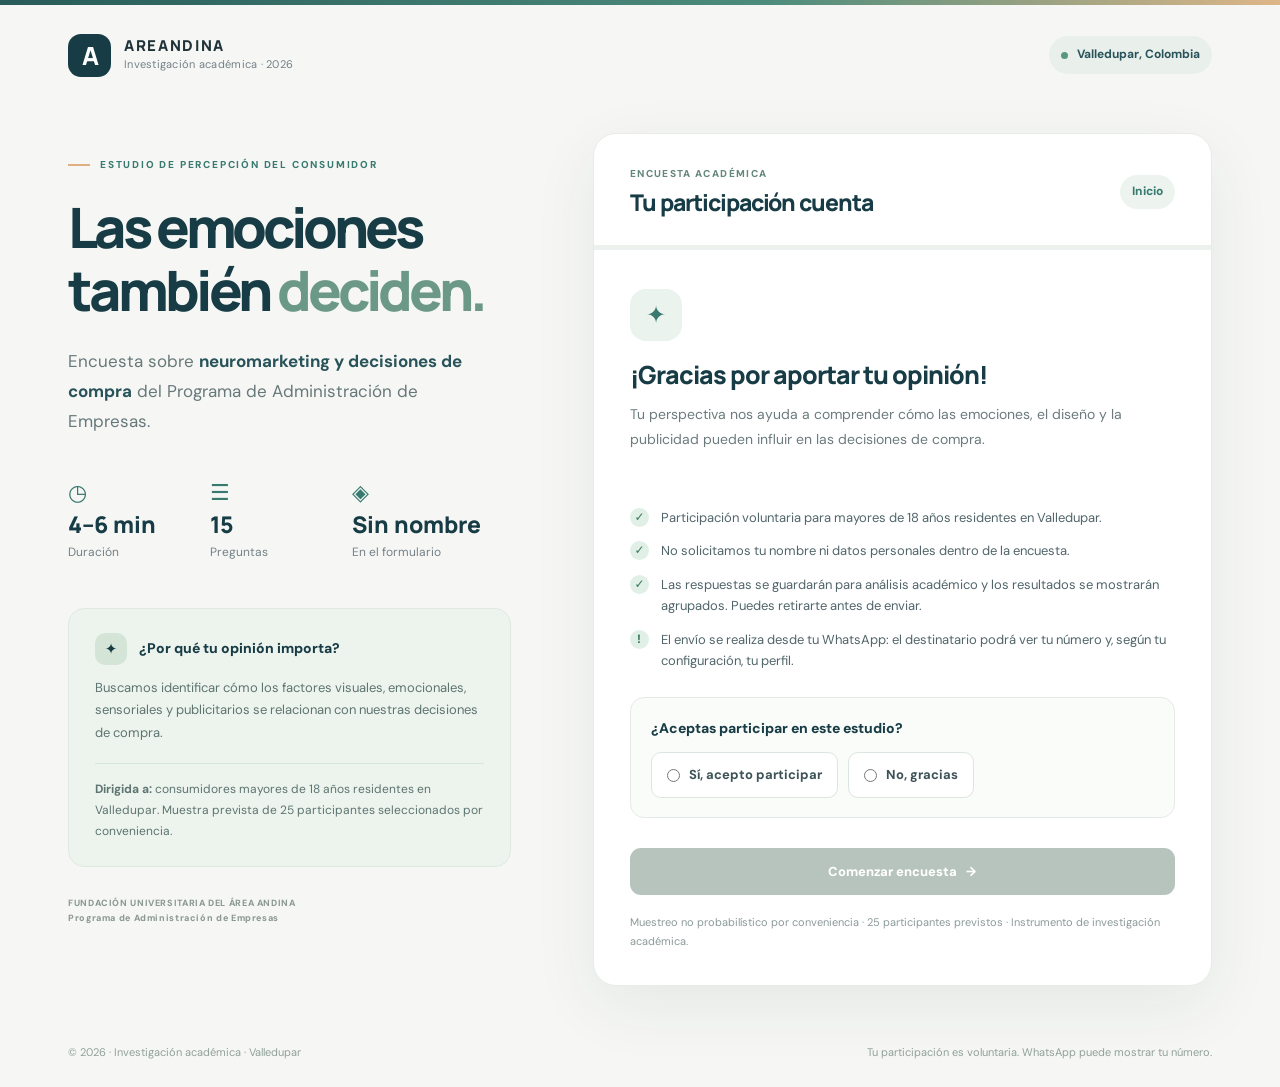
<file: index.html>
<!doctype html>
<html lang="es">
<head>
  <meta charset="UTF-8" />
  <meta name="viewport" content="width=device-width, initial-scale=1" />
  <meta name="theme-color" content="#173c45" />
  <meta name="description" content="Encuesta académica anónima sobre neuromarketing y decisiones de compra en Valledupar, 2026. Fundación Universitaria del Área Andina." />
  <title>Encuesta de Neuromarketing | Areandina — Valledupar 2026</title>
  <link rel="stylesheet" href="./styles.css" />
  <script src="./app.js" defer></script>
</head>
<body>
  <div class="topline"></div>
  <header class="site-header shell">
    <a class="identity" href="./" aria-label="Encuesta de neuromarketing, inicio">
      <span class="identity-mark" aria-hidden="true">A</span>
      <span class="identity-copy"><strong>AREANDINA</strong><small>Investigación académica · 2026</small></span>
    </a>
    <span class="header-meta"><span class="status-dot"></span> Valledupar, Colombia</span>
  </header>

  <div class="shell page-grid">
    <aside class="intro">
      <span class="eyebrow"><span class="eyebrow-line"></span> ESTUDIO DE PERCEPCIÓN DEL CONSUMIDOR</span>
      <h1>Las emociones también <em>deciden.</em></h1>
      <p class="intro-lead">Encuesta sobre <strong>neuromarketing y decisiones de compra</strong> del Programa de Administración de Empresas.</p>
      <div class="stats">
        <div class="stat"><span class="stat-icon" aria-hidden="true">◷</span><strong>4–6 min</strong><span>Duración</span></div>
        <div class="stat"><span class="stat-icon" aria-hidden="true">☰</span><strong>15</strong><span>Preguntas</span></div>
        <div class="stat"><span class="stat-icon" aria-hidden="true">◈</span><strong>Sin nombre</strong><span>En el formulario</span></div>
      </div>
      <div class="about">
        <div class="about-head"><span class="about-icon" aria-hidden="true">✦</span><h2>¿Por qué tu opinión importa?</h2></div>
        <p>Buscamos identificar cómo los factores visuales, emocionales, sensoriales y publicitarios se relacionan con nuestras decisiones de compra.</p>
        <div class="divider"></div>
        <p class="about-mini"><strong>Dirigida a:</strong> consumidores mayores de 18 años residentes en Valledupar. Muestra prevista de 25 participantes seleccionados por conveniencia.</p>
      </div>
      <p class="institution">FUNDACIÓN UNIVERSITARIA DEL ÁREA ANDINA<br />Programa de Administración de Empresas</p>
    </aside>

    <main class="survey-panel" id="main">
      <div class="panel-upper">
        <div><span class="section-kicker" id="step-label">ENCUESTA ACADÉMICA</span><h2 id="panel-title">Tu participación cuenta</h2></div>
        <span class="step-counter" id="step-counter">Inicio</span>
      </div>
      <div class="progress-track" role="progressbar" aria-label="Progreso de la encuesta" aria-valuemin="0" aria-valuemax="100" aria-valuenow="0" id="progress-track"><span id="progress-fill"></span></div>
      <div class="form-content" id="form-content" aria-live="polite">
        <div class="loading-text">Preparando encuesta…</div>
      </div>
    </main>
  </div>
  <footer class="footer shell">
    <span>© 2026 · Investigación académica · Valledupar</span>
    <span>Tu participación es voluntaria. WhatsApp puede mostrar tu número.</span>
  </footer>
</body>
</html>
</file>
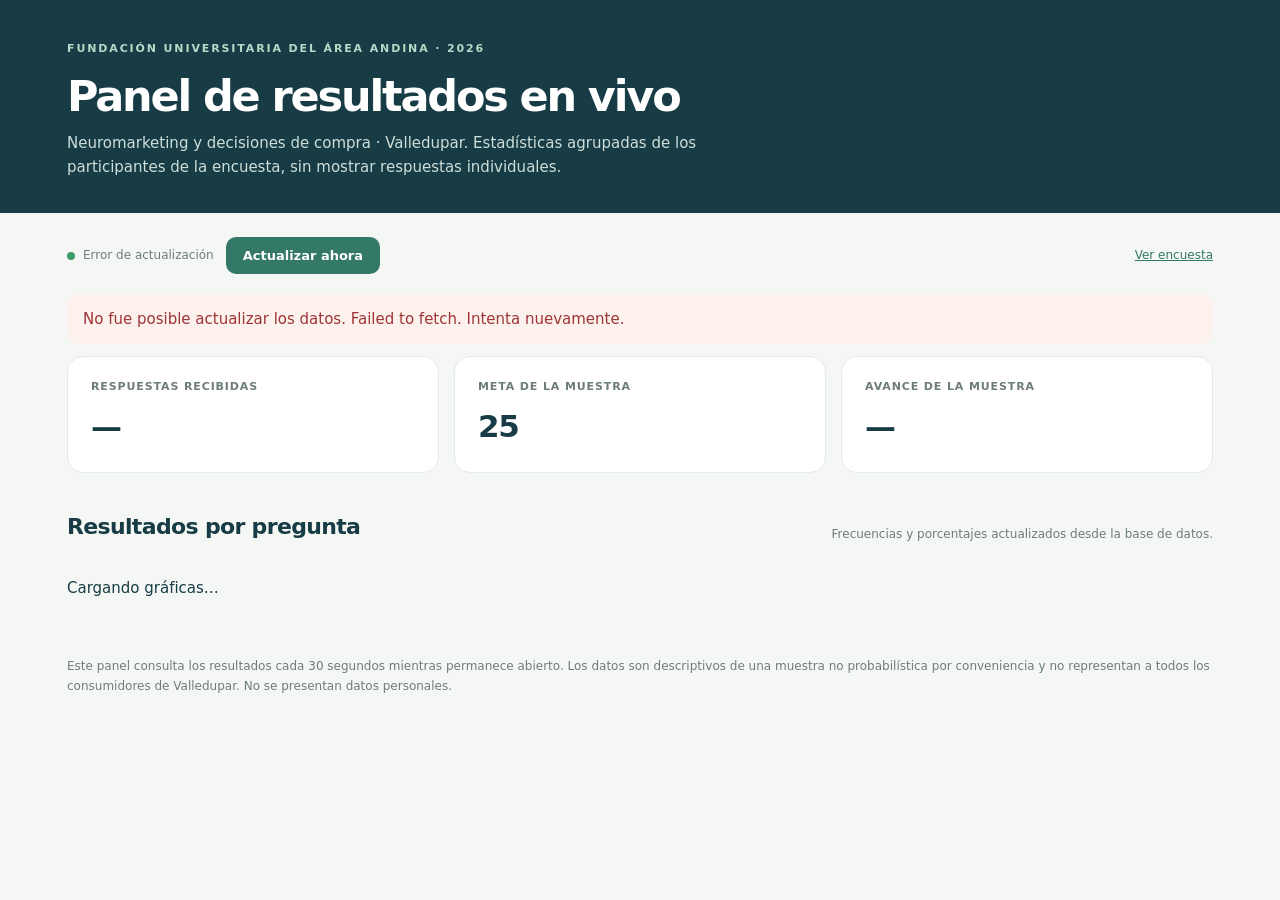
<file: resultados.html>
<!DOCTYPE html>
<html lang="es"><head><meta charset="UTF-8"/><meta name="viewport" content="width=device-width,initial-scale=1"/><title>Panel de resultados | Neuromarketing · Valledupar 2026</title><meta name="robots" content="noindex,nofollow"/><meta name="theme-color" content="#173c45"/>
<style>
:root{--ink:#173c45;--muted:#6d7d7c;--green:#347867;--light:#eaf3ee;--line:#e4eae7;--bg:#f5f7f5}
*{box-sizing:border-box}body{margin:0;background:var(--bg);color:var(--ink);font:15px/1.6 system-ui,-apple-system,Segoe UI,sans-serif}a{color:var(--green)}
.container{max-width:1190px;margin:auto;padding:0 22px}header{background:var(--ink);color:white;padding:40px 0 34px}header .eyebrow{font-weight:800;letter-spacing:.17em;font-size:11px;color:#b7d9c8}header h1{font-size:clamp(26px,4vw,43px);letter-spacing:-.05em;line-height:1.15;margin:14px 0 10px}header p{margin:0;color:#ceded9;max-width:710px}.toolbar{display:flex;gap:12px;align-items:center;flex-wrap:wrap;margin:24px 0 20px}.status{display:flex;align-items:center;gap:8px;font-size:12px;color:var(--muted)}.dot{width:8px;height:8px;background:#3e9b6a;border-radius:50%}.button{font:700 13px system-ui;border:0;cursor:pointer;background:var(--green);color:white;padding:11px 17px;border-radius:10px}.button:focus-visible{outline:3px solid #aed0bc}.link{margin-left:auto;font-size:12px}.stats{display:grid;grid-template-columns:repeat(3,1fr);gap:15px}.stat{background:white;border:1px solid var(--line);border-radius:16px;padding:21px 23px}.stat small{display:block;color:var(--muted);letter-spacing:.08em;font-weight:700;font-size:11px}.stat strong{display:block;font-size:31px;letter-spacing:-.04em;margin:6px 0 0}.section-head{margin-top:36px;display:flex;justify-content:space-between;align-items:flex-end;gap:15px}.section-head h2{font-size:22px;letter-spacing:-.03em;margin:0}.section-head p{font-size:12px;color:var(--muted);margin:0}.charts{display:grid;grid-template-columns:repeat(2,minmax(0,1fr));gap:16px;margin:17px 0 42px}.chart{background:#fff;border:1px solid var(--line);border-radius:17px;padding:22px;min-width:0}.chart h3{margin:0 0 17px;font-size:15px;line-height:1.4;letter-spacing:-.015em}.chart .number{color:#699584;font-size:11px;font-weight:800;letter-spacing:.12em;display:block;margin-bottom:5px}.chart .no-data{color:#849391;font-size:13px;padding:10px 0 20px}.item{margin:12px 0}.item-top{display:flex;justify-content:space-between;gap:15px;line-height:1.4;font-size:12px}.item-top span{color:#455e5f}.item-top strong{white-space:nowrap}.track{height:9px;border-radius:20px;background:#edf1ef;overflow:hidden;margin-top:6px}.fill{height:100%;background:linear-gradient(90deg,#66a88a,#2f7669);border-radius:20px;transition:width .5s ease}.foot{font-size:12px;color:var(--muted);padding:0 0 32px}.error{border-radius:12px;padding:13px 16px;color:#9e3535;background:#fdf1ee;margin:12px 0}#last-update{font-variant-numeric:tabular-nums}@media(max-width:750px){.stats{grid-template-columns:1fr 1fr}.stat:last-child{grid-column:1/-1}.charts{grid-template-columns:1fr}.section-head{display:block}.chart{padding:18px}.link{margin-left:0}}
</style></head><body>
<header><div class="container"><div class="eyebrow">FUNDACIÓN UNIVERSITARIA DEL ÁREA ANDINA · 2026</div><h1>Panel de resultados en vivo</h1><p>Neuromarketing y decisiones de compra · Valledupar. Estadísticas agrupadas de los participantes de la encuesta, sin mostrar respuestas individuales.</p></div></header>
<main class="container"><div class="toolbar"><div class="status"><span class="dot"></span><span id="status">Consultando resultados…</span></div><button type="button" class="button" id="refresh">Actualizar ahora</button><a class="link" href="./">Ver encuesta</a></div><div id="error" aria-live="polite"></div>
<div class="stats"><div class="stat"><small>RESPUESTAS RECIBIDAS</small><strong id="total">—</strong></div><div class="stat"><small>META DE LA MUESTRA</small><strong>25</strong></div><div class="stat"><small>AVANCE DE LA MUESTRA</small><strong id="progress">—</strong></div></div>
<div class="section-head"><h2>Resultados por pregunta</h2><p>Frecuencias y porcentajes actualizados desde la base de datos.</p></div>
<div class="charts" id="charts"><p>Cargando gráficas…</p></div>
<p class="foot">Este panel consulta los resultados cada 30 segundos mientras permanece abierto. Los datos son descriptivos de una muestra no probabilística por conveniencia y no representan a todos los consumidores de Valledupar. No se presentan datos personales.</p></main>
<script>
'use strict';
const QUESTIONS = ["Rango de edad","Frecuencia de compras de productos personales","Factor más importante al elegir","Influencia de la presentación visual","Importancia de los colores y el empaque","Compra motivada por publicidad emocional","Publicidad que más llama la atención","Importancia de la confianza en una marca","Frecuencia de compras no planeadas","Influencia de las redes sociales","Influencia de música, aromas e iluminación","Factor que decide entre productos similares","Pagar más por una marca confiable","Probabilidad de compra tras publicidad atractiva","Influencia de las emociones al comprar"];
const API='https://qsenryecfyjpcwjngyaf.supabase.co/functions/v1/neuromarketing-results-2026?mode=summary';
const totalEl=document.getElementById('total'); const progressEl=document.getElementById('progress'); const chartsEl=document.getElementById('charts'); const errorEl=document.getElementById('error');const statusEl=document.getElementById('status'); const button=document.getElementById('refresh');
let busy=false;
function csvParse(text){const rows=[];let row=[],value='',inQuote=false;for(let i=0;i<text.length;i++){const c=text[i];if(c==='"'){if(inQuote&&text[i+1]==='"'){value+='"';i++;}else{inQuote=!inQuote;}}else if(!inQuote&&c===','){row.push(value);value='';}else if(!inQuote&&(c==='\n'||c==='\r')){if(c==='\r'&&text[i+1]==='\n')i++;row.push(value);if(row.some(Boolean))rows.push(row);row=[];value='';}else{value+=c;}}if(value||row.length){row.push(value);rows.push(row)}return rows}
function esc(x){return String(x).replace(/[&<>"]/g,c=>({'&':'&amp;','<':'&lt;','>':'&gt;','"':'&quot;'}[c]))}
async function load(){if(busy)return;busy=true;button.disabled=true;statusEl.textContent='Actualizando…';try{
const response=await fetch(API,{cache:'no-store'});if(!response.ok)throw new Error('Código HTTP '+response.status);
const raw=await response.text();const rows=csvParse(raw.replace(/^\uFEFF/,''));if(!rows.length||rows[0][0]!=='Pregunta'||rows[0][2]!=='Frecuencia')throw new Error('Los datos del servidor no tienen el formato esperado');
const mapped=Array.from({length:15},()=>[]);
for(const row of rows.slice(1)){const match=/^P(\d+)$/.exec(row[0]);if(!match)continue;const idx=Number(match[1])-1;if(idx>=0&&idx<15)mapped[idx].push({name:row[1],count:Number(row[2])||0,total:Number(row[3])||0});}
const total=Math.max(0,...mapped.flat().map(v=>v.total));totalEl.textContent=total;progressEl.textContent=(Math.min(100,total/25*100)).toFixed(1)+'%';
chartsEl.innerHTML=mapped.map((items,i)=>'<section class="chart"><span class="number">PREGUNTA '+String(i+1).padStart(2,'0')+'</span><h3>'+esc(QUESTIONS[i])+'</h3>'+
(!total?'<p class="no-data">Aún no hay respuestas registradas.</p>':items.map(v=>{const percent=total?100*v.count/total:0;return '<div class="item"><div class="item-top"><span>'+esc(v.name)+'</span><strong>'+v.count+' · '+percent.toFixed(1)+'%</strong></div><div class="track"><div class="fill" style="width:'+percent+'%"></div></div></div>';}).join(''))+'</section>').join('');
statusEl.textContent='Actualizado: '+new Date().toLocaleTimeString('es-CO',{hour:'2-digit',minute:'2-digit',second:'2-digit'});errorEl.innerHTML='';
}catch(err){errorEl.innerHTML='<p class="error">No fue posible actualizar los datos. '+esc(err.message)+'. Intenta nuevamente.</p>';statusEl.textContent='Error de actualización';}finally{busy=false;button.disabled=false;}}
button.addEventListener('click',load);load();setInterval(load,30000);
</script></body></html>
</file>
<file: styles.css>
@import url('https://fonts.googleapis.com/css2?family=DM+Sans:wght@400;500;600;700;800&family=Manrope:wght@400;500;600;700;800&display=swap');
:root{--forest:#173c45;--forest-2:#28535a;--green:#397a70;--cream:#f6f7f4;--white:#fff;--muted:#738088;--line:#e5eae7;--ink:#1f3339;--accent:#e0af81;--soft:#eaf3ef;--error:#ae4847;--shadow:0 20px 65px rgba(29,58,59,.075)}
*{box-sizing:border-box}
html{scroll-behavior:smooth}
body{margin:0;background:var(--cream);color:var(--ink);font:15px/1.6 'DM Sans',system-ui,-apple-system,BlinkMacSystemFont,'Segoe UI',sans-serif;-webkit-font-smoothing:antialiased}
.topline{height:5px;background:linear-gradient(90deg,#285b59 0%,#4d8c7c 60%,#deb687 100%)}
.shell{max-width:1200px;margin:0 auto;padding-left:28px;padding-right:28px}
.site-header{height:100px;display:flex;align-items:center;justify-content:space-between}
.identity{display:inline-flex;gap:13px;align-items:center;color:inherit;text-decoration:none}
.identity-mark{display:grid;place-items:center;width:43px;height:43px;border-radius:13px;background:var(--forest);color:white;font:800 25px/1 'Manrope',sans-serif;letter-spacing:-2px}
.identity-copy{display:flex;flex-direction:column;gap:0}
.identity-copy strong{font:800 15px/1.3 'Manrope',sans-serif;letter-spacing:.11em}
.identity-copy small{color:var(--muted);font-size:11px;letter-spacing:.025em}
.header-meta{font-size:12px;color:var(--forest-2);font-weight:700;display:inline-flex;align-items:center;gap:9px;padding:9px 12px;background:#e9f0eb;border-radius:999px}
.status-dot{width:7px;height:7px;border-radius:50%;background:#59987f}
.page-grid{display:grid;grid-template-columns:minmax(0,.86fr) minmax(0,1.14fr);gap:58px;align-items:start;padding-top:28px;padding-bottom:58px}
.intro{padding-top:24px}
.eyebrow{display:flex;align-items:center;gap:10px;font-size:10px;letter-spacing:.18em;font-weight:800;color:var(--green)}
.eyebrow-line{height:2px;width:22px;background:var(--accent)}
.intro h1{font:800 clamp(42px,4.35vw,67px)/1.13 'Manrope',sans-serif;letter-spacing:-.066em;margin:23px 0 24px;color:var(--forest);max-width:535px}
.intro h1 em{font-style:normal;color:#6c9888;position:relative}
.intro-lead{color:#67787a;font-size:17px;line-height:1.78;max-width:430px;margin:0}
.intro-lead strong{color:var(--forest-2);font-weight:700}
.stats{display:grid;grid-template-columns:repeat(3,1fr);max-width:420px;margin:38px 0 45px;gap:6px}
.stat{display:flex;flex-direction:column;gap:0}
.stat-icon{color:var(--green);font-size:22px;height:35px}
.stat strong{font:800 23px/1.25 'Manrope',sans-serif;color:var(--forest)}
.stat>span:last-child{font-size:12px;color:var(--muted);margin-top:5px}
.about{border:1px solid #dfe9e2;border-radius:16px;background:#edf3ed;padding:24px 26px;max-width:443px}
.about-head{display:flex;gap:12px;align-items:center}
.about-icon{height:32px;width:32px;display:grid;place-items:center;border-radius:10px;background:#d4e5d7;color:var(--forest)}
.about h2{font-size:14px;line-height:1.35;margin:0;color:var(--forest);font-weight:800}
.about p{margin:12px 0 0;color:#5d7471;font-size:13px;line-height:1.76}
.about p.about-mini{font-size:12px;margin-top:15px}
.about .divider{height:1px;background:#d7e6db;margin:18px 0 14px}
.institution{color:#8b9893;letter-spacing:.07em;font-size:9px;font-weight:800;margin:29px 0 0}
.survey-panel{background:var(--white);border:1px solid #e7ece9;box-shadow:var(--shadow);border-radius:23px;overflow:hidden}
.panel-upper{display:flex;align-items:center;justify-content:space-between;gap:14px;padding:32px 36px 27px}
.section-kicker{display:block;color:#64877c;letter-spacing:.135em;font-size:10px;font-weight:800;margin-bottom:6px}
.panel-upper h2{font:800 23px/1.3 'Manrope',sans-serif;letter-spacing:-.045em;color:var(--forest);margin:0}
.step-counter{white-space:nowrap;font-size:12px;color:var(--green);font-weight:800;background:#edf4f0;border-radius:100px;padding:7px 12px}
.progress-track{height:5px;background:#edf1ee;width:100%;overflow:hidden}
#progress-fill{display:block;height:100%;width:0%;background:linear-gradient(90deg,#6c9b85,#2f716c);transition:width .3s ease}
.form-content{padding:30px 36px 35px}
.loading-text{padding:45px 0;color:var(--muted)}
.consent-intro{padding:9px 0 14px}
.welcome-icon{display:grid;place-items:center;width:52px;height:52px;border-radius:16px;background:#eaf3ed;color:var(--green);font-size:24px;margin-bottom:18px}
.consent-intro h3,.completion h3{font:800 25px/1.25 'Manrope',sans-serif;letter-spacing:-.04em;color:var(--forest);margin:0 0 12px}
.consent-intro p,.completion p{font-size:14px;color:#6c7b7d;margin:0 0 19px;line-height:1.8}
.info-list{display:grid;gap:13px;margin:22px 0 26px}
.info-item{display:flex;align-items:flex-start;gap:12px;color:#51656a;font-size:13px}
.info-check{width:19px;height:19px;display:grid;place-items:center;border-radius:100px;background:#e1f0e6;color:#39765f;font-size:12px;font-weight:800;flex:0 0 auto}
.consent-box{border:1px solid var(--line);border-radius:14px;padding:19px 20px;background:#fafcfa}
.consent-question{font-size:14px;font-weight:800;margin:0 0 12px;color:var(--forest)}
.consent-options{display:flex;gap:10px;flex-wrap:wrap}
.consent-option{display:inline-flex;align-items:center;gap:9px;padding:12px 15px;background:#fff;border:1px solid #dce6df;border-radius:10px;cursor:pointer;color:#3d5257;font-weight:700;font-size:13px;transition:border-color .2s,background .2s}
.consent-option:has(input:checked){background:#e9f5ee;border-color:#669b83;color:var(--forest)}
.consent-option input{accent-color:var(--green);margin:0}
.refusal{padding:30px 0 10px;text-align:center}
.refusal-icon{font-size:35px;color:var(--forest);margin-bottom:8px}
.refusal h3{font-size:22px;color:var(--forest);margin:10px 0}
.refusal p{color:var(--muted)}
.section-intro{font-size:13px;color:#748388;margin:0 0 21px}
.questions{display:grid;gap:22px}
.question{border:0;margin:0;padding:0;min-width:0}
.question legend{display:block;float:none;width:100%;font-weight:800;line-height:1.52;color:var(--forest);font-size:14px;margin-bottom:11px;letter-spacing:-.01em}
.q-index{font:800 11px/1 'Manrope',sans-serif;color:#70a18d;letter-spacing:.05em;margin-right:7px}
.choices{display:grid;grid-template-columns:repeat(2,minmax(0,1fr));gap:8px}
.choice{display:flex;align-items:center;gap:10px;padding:12px 13px;border-radius:11px;border:1px solid #e4eae6;background:#fff;min-height:49px;cursor:pointer;transition:background .16s,border-color .16s,box-shadow .16s;color:#43565c;font-size:12px;line-height:1.45}
.choice:hover{border-color:#b4d2c2;background:#fbfdfb}
.choice:has(input:checked){border-color:#4e8b79;background:#edf6f0;box-shadow:0 0 0 1px #4e8b79;color:var(--forest);font-weight:700}
.choice input{appearance:none;display:block;flex:0 0 17px;width:17px;height:17px;border:1.5px solid #b2c4ba;background:white;border-radius:50%;margin:0}
.choice input:checked{border:5px solid #3b806d}
.choice input:focus-visible{outline:3px solid #b0d0bc;outline-offset:2px}
.question.missing legend{color:var(--error)}
.question.missing .choices{outline:1px dashed #d38c85;outline-offset:5px;border-radius:5px}
.validation-msg{color:#a84e4a;font-size:12px;font-weight:700;margin-top:12px;min-height:17px}
.form-actions{display:flex;gap:12px;align-items:center;margin-top:30px}
.btn{border:none;font-family:inherit;font-size:13px;font-weight:800;min-height:47px;border-radius:11px;padding:12px 18px;cursor:pointer;display:inline-flex;align-items:center;justify-content:center;gap:9px;transition:transform .1s,background .2s}
.btn:active{transform:translateY(1px)}
.btn:focus-visible{outline:3px solid #badccd;outline-offset:3px}
.btn-primary{background:var(--forest);color:#fff;flex:1}
.btn-primary:hover{background:#29585b}
.btn-secondary{background:#f2f5f2;color:var(--forest);border:1px solid #e5ebe7}
.btn-secondary:hover{background:#e5ede7}
.btn-wapp{background:#167c59;color:white;flex:1}
.btn-wapp:hover{background:#126d4f}
.btn:disabled{cursor:not-allowed;background:#b7c4bd;color:white}
.form-note{font-size:11px;color:#8c9999;margin:18px 0 0;line-height:1.65}
.review-intro{padding:5px 0 18px}
.review-intro h3{font:800 22px/1.35 'Manrope',sans-serif;margin:0 0 7px;color:var(--forest)}
.review-intro p{margin:0;font-size:13px;color:#718184}
.review-list{display:grid;gap:0;border:1px solid var(--line);border-radius:13px;overflow:hidden}
.review-row{display:grid;grid-template-columns:1fr auto;gap:16px;padding:12px 15px;background:white;border-bottom:1px solid #edf0ed;align-items:start}
.review-row:nth-child(2n){background:#f9fbf9}
.review-row:last-child{border:0}
.review-row small{color:#6c7d80;font-size:11px;line-height:1.5}
.review-row strong{color:var(--forest);font-size:11px;text-align:right;line-height:1.5;max-width:205px}
.notice{display:flex;gap:13px;align-items:flex-start;padding:16px 17px;border:1px solid #d7e9d9;background:#f1f9f0;border-radius:12px;color:#466952;margin:18px 0 3px}
.notice-icon{font-size:20px;line-height:1.25}
.notice strong{display:block;font-size:13px;color:var(--forest)}
.notice p{font-size:12px;line-height:1.65;margin:3px 0 0;color:#587767}
.copy-info{font-size:12px;color:#687e78;text-align:center;margin:12px 0 0}
.copy-info button{font:inherit;color:var(--green);font-weight:800;text-decoration:underline;border:0;background:none;cursor:pointer;padding:0}
.footer{display:flex;align-items:center;justify-content:space-between;gap:15px;max-width:1200px;padding-bottom:26px;color:#90a09a;font-size:11px}
@media(max-width:940px){.page-grid{grid-template-columns:1fr;gap:26px;padding-top:6px}.intro{padding-top:5px}.intro h1{font-size:clamp(38px,7vw,57px);margin:14px 0}.intro-lead{max-width:720px}.intro .about,.institution{display:none}.stats{margin:24px 0 0;max-width:600px}.survey-panel{margin-top:3px}}
@media(max-width:600px){.shell{padding-left:18px;padding-right:18px}.site-header{height:74px}.identity-mark{width:37px;height:37px;border-radius:11px;font-size:22px}.identity-copy strong{font-size:12px}.identity-copy small{font-size:10px}.header-meta{font-size:0;gap:0;padding:9px}.status-dot{width:8px;height:8px}.intro h1{font-size:40px;letter-spacing:-.06em;line-height:1.12}.intro-lead{font-size:14px;line-height:1.72}.eyebrow{font-size:9px}.stats{margin:22px 0 6px}.stat strong{font-size:20px}.stat>span:last-child{font-size:11px}.stat-icon{font-size:19px;height:29px}.page-grid{padding-bottom:25px}.survey-panel{border-radius:17px}.panel-upper{padding:24px 20px 21px}.panel-upper h2{font-size:18px}.step-counter{font-size:10px;padding:7px 10px}.section-kicker{font-size:9px}.form-content{padding:23px 20px 25px}.choices{grid-template-columns:1fr}.choice{font-size:13px}.question legend{font-size:14px}.questions{gap:24px}.consent-intro h3{font-size:22px}.form-actions{gap:9px}.btn{font-size:12px;padding:11px 13px}.footer{display:block;line-height:1.8;padding-bottom:25px}.footer span{display:block}.review-row{grid-template-columns:1fr;gap:2px}.review-row strong{text-align:left;max-width:none;font-size:12px}}
@media(prefers-reduced-motion:reduce){html{scroll-behavior:auto}*,*::before,*::after{animation-duration:.01ms!important;transition-duration:.01ms!important}}
</file>
